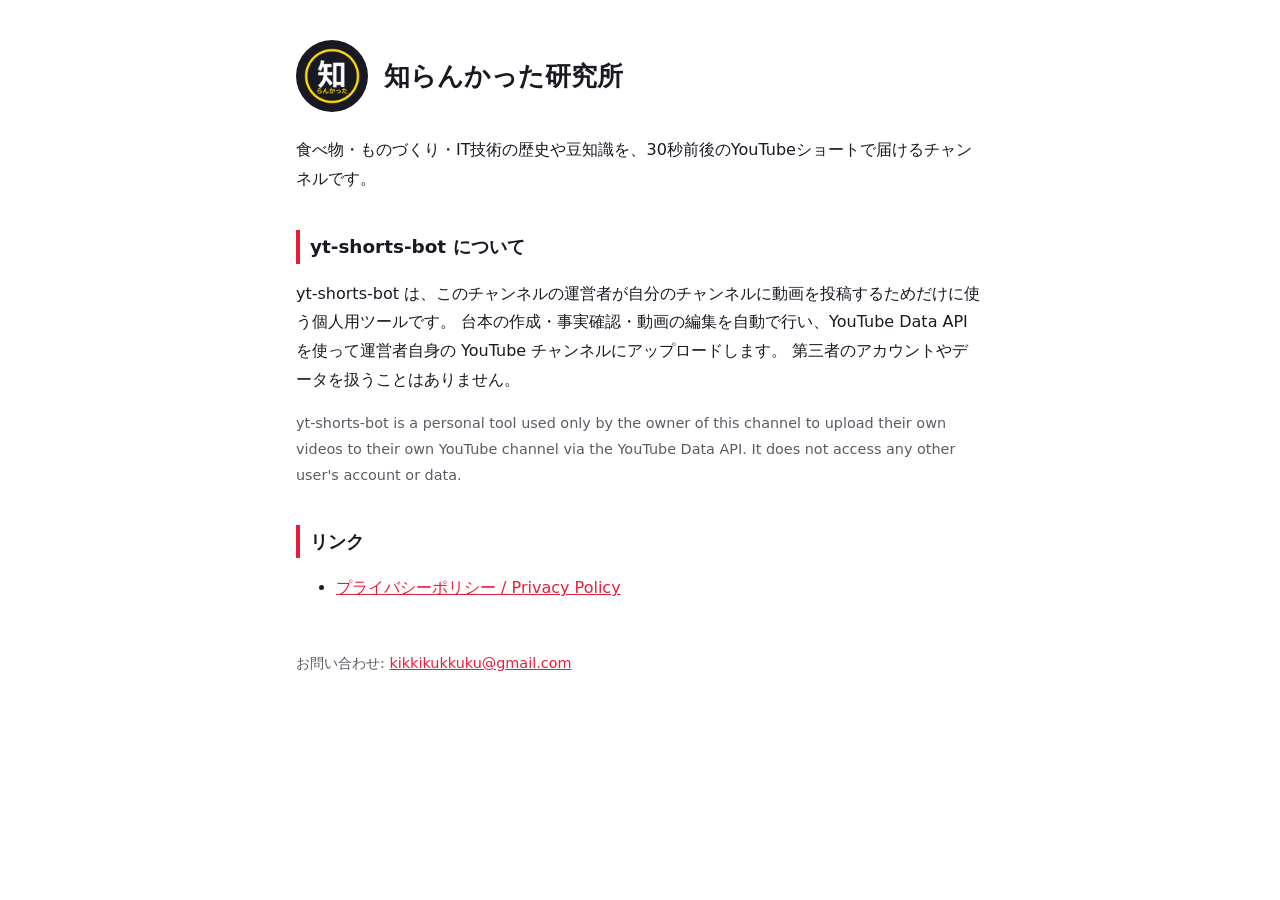
<file: index.html>
<!doctype html>
<html lang="ja">
<head>
<meta charset="utf-8">
<meta name="viewport" content="width=device-width, initial-scale=1">
<title>知らんかった研究所</title>
<meta name="description" content="食べ物・ものづくり・IT技術の「知らんかった」を短く届けるYouTubeショートチャンネル。">
<link rel="icon" href="icon.png">
<link rel="stylesheet" href="style.css">
</head>
<body>
<main>
  <header>
    <img src="icon.png" alt="知らんかった研究所のアイコン">
    <h1>知らんかった研究所</h1>
  </header>
  <p>食べ物・ものづくり・IT技術の歴史や豆知識を、30秒前後のYouTubeショートで届けるチャンネルです。</p>

  <h2>yt-shorts-bot について</h2>
  <p>yt-shorts-bot は、このチャンネルの運営者が自分のチャンネルに動画を投稿するためだけに使う個人用ツールです。
  台本の作成・事実確認・動画の編集を自動で行い、YouTube Data API を使って運営者自身の YouTube チャンネルにアップロードします。
  第三者のアカウントやデータを扱うことはありません。</p>
  <p lang="en" class="muted">yt-shorts-bot is a personal tool used only by the owner of this channel to upload their own videos
  to their own YouTube channel via the YouTube Data API. It does not access any other user's account or data.</p>

  <h2>リンク</h2>
  <ul>
    <li><a href="privacy.html">プライバシーポリシー / Privacy Policy</a></li>
  </ul>

  <footer>お問い合わせ: <a href="mailto:kikkikukkuku@gmail.com">kikkikukkuku@gmail.com</a></footer>
</main>
</body>
</html>
</file>
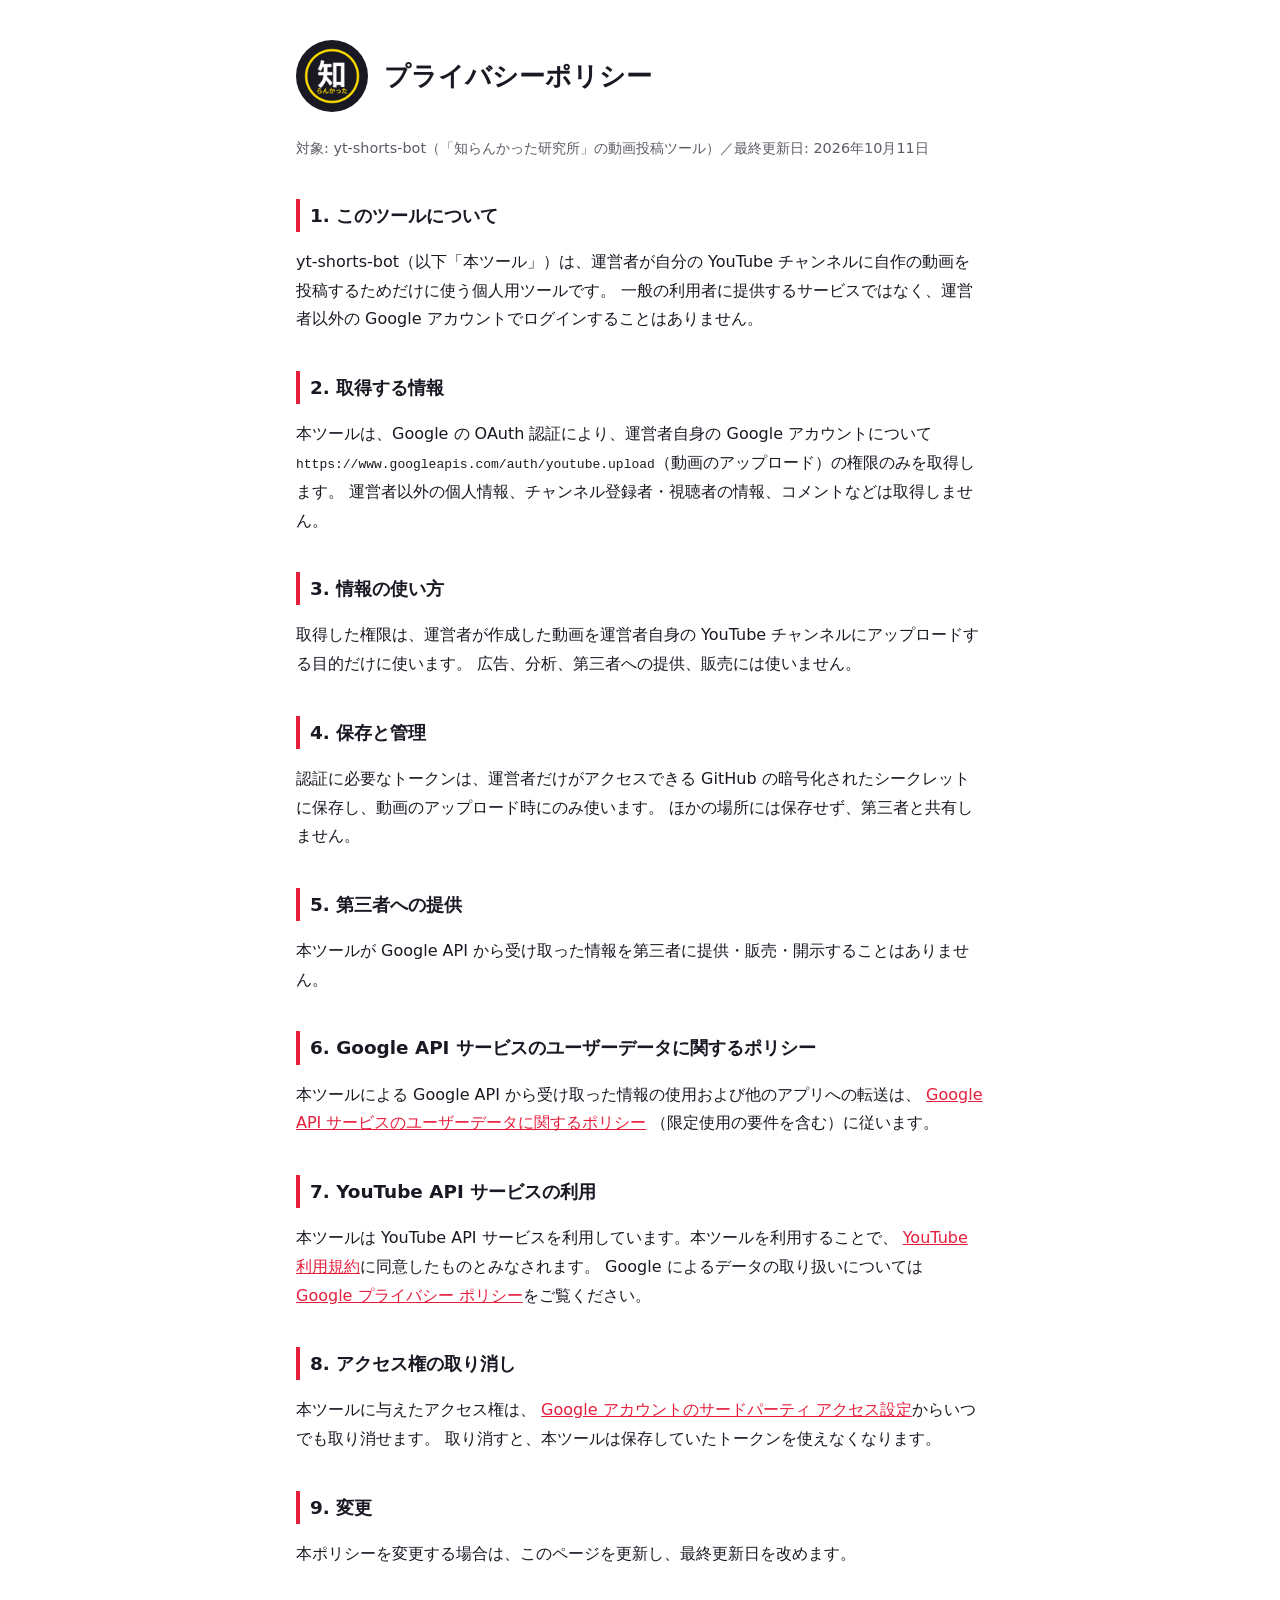
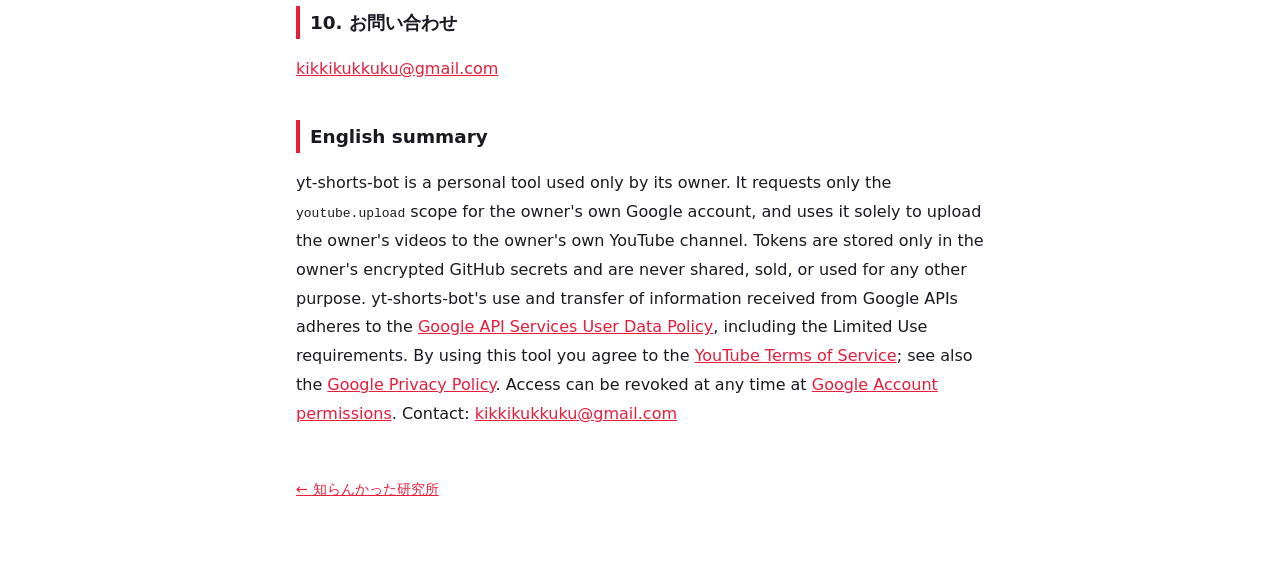
<file: privacy.html>
<!doctype html>
<html lang="ja">
<head>
<meta charset="utf-8">
<meta name="viewport" content="width=device-width, initial-scale=1">
<title>プライバシーポリシー | 知らんかった研究所</title>
<link rel="icon" href="icon.png">
<link rel="stylesheet" href="style.css">
</head>
<body>
<main>
  <header>
    <img src="icon.png" alt="">
    <h1>プライバシーポリシー</h1>
  </header>
  <p class="muted">対象: yt-shorts-bot（「知らんかった研究所」の動画投稿ツール）／最終更新日: 2026年10月11日</p>

  <h2>1. このツールについて</h2>
  <p>yt-shorts-bot（以下「本ツール」）は、運営者が自分の YouTube チャンネルに自作の動画を投稿するためだけに使う個人用ツールです。
  一般の利用者に提供するサービスではなく、運営者以外の Google アカウントでログインすることはありません。</p>

  <h2>2. 取得する情報</h2>
  <p>本ツールは、Google の OAuth 認証により、運営者自身の Google アカウントについて
  <code>https://www.googleapis.com/auth/youtube.upload</code>（動画のアップロード）の権限のみを取得します。
  運営者以外の個人情報、チャンネル登録者・視聴者の情報、コメントなどは取得しません。</p>

  <h2>3. 情報の使い方</h2>
  <p>取得した権限は、運営者が作成した動画を運営者自身の YouTube チャンネルにアップロードする目的だけに使います。
  広告、分析、第三者への提供、販売には使いません。</p>

  <h2>4. 保存と管理</h2>
  <p>認証に必要なトークンは、運営者だけがアクセスできる GitHub の暗号化されたシークレットに保存し、動画のアップロード時にのみ使います。
  ほかの場所には保存せず、第三者と共有しません。</p>

  <h2>5. 第三者への提供</h2>
  <p>本ツールが Google API から受け取った情報を第三者に提供・販売・開示することはありません。</p>

  <h2>6. Google API サービスのユーザーデータに関するポリシー</h2>
  <p>本ツールによる Google API から受け取った情報の使用および他のアプリへの転送は、
  <a href="https://developers.google.com/terms/api-services-user-data-policy">Google API サービスのユーザーデータに関するポリシー</a>
  （限定使用の要件を含む）に従います。</p>

  <h2>7. YouTube API サービスの利用</h2>
  <p>本ツールは YouTube API サービスを利用しています。本ツールを利用することで、
  <a href="https://www.youtube.com/t/terms">YouTube 利用規約</a>に同意したものとみなされます。
  Google によるデータの取り扱いについては <a href="https://policies.google.com/privacy">Google プライバシー ポリシー</a>をご覧ください。</p>

  <h2>8. アクセス権の取り消し</h2>
  <p>本ツールに与えたアクセス権は、
  <a href="https://myaccount.google.com/permissions">Google アカウントのサードパーティ アクセス設定</a>からいつでも取り消せます。
  取り消すと、本ツールは保存していたトークンを使えなくなります。</p>

  <h2>9. 変更</h2>
  <p>本ポリシーを変更する場合は、このページを更新し、最終更新日を改めます。</p>

  <h2>10. お問い合わせ</h2>
  <p><a href="mailto:kikkikukkuku@gmail.com">kikkikukkuku@gmail.com</a></p>

  <h2 lang="en">English summary</h2>
  <p lang="en">yt-shorts-bot is a personal tool used only by its owner. It requests only the
  <code>youtube.upload</code> scope for the owner's own Google account, and uses it solely to upload the owner's videos to the owner's
  own YouTube channel. Tokens are stored only in the owner's encrypted GitHub secrets and are never shared, sold, or used for any other purpose.
  yt-shorts-bot's use and transfer of information received from Google APIs adheres to the
  <a href="https://developers.google.com/terms/api-services-user-data-policy">Google API Services User Data Policy</a>,
  including the Limited Use requirements. By using this tool you agree to the <a href="https://www.youtube.com/t/terms">YouTube Terms of Service</a>;
  see also the <a href="https://policies.google.com/privacy">Google Privacy Policy</a>. Access can be revoked at any time at
  <a href="https://myaccount.google.com/permissions">Google Account permissions</a>.
  Contact: <a href="mailto:kikkikukkuku@gmail.com">kikkikukkuku@gmail.com</a></p>

  <footer><a href="index.html">← 知らんかった研究所</a></footer>
</main>
</body>
</html>
</file>
<file: style.css>
:root { --ink: #191923; --paper: #ffffff; --accent: #e61e3c; --gold: #ffdd00; --muted: #5b5b66; }
@media (prefers-color-scheme: dark) { :root { --ink: #f2f2f5; --paper: #15151d; --muted: #a8a8b3; } }
* { box-sizing: border-box; }
body { margin: 0; background: var(--paper); color: var(--ink);
  font-family: "Hiragino Sans", "Noto Sans JP", system-ui, sans-serif; line-height: 1.8; }
main { max-width: 720px; margin: 0 auto; padding: 40px 16px 64px; }
header { display: flex; align-items: center; gap: 16px; margin-bottom: 24px; }
header img { width: 72px; height: 72px; border-radius: 50%; }
h1 { font-size: 1.6rem; margin: 0; }
h2 { font-size: 1.15rem; margin-top: 2em; border-left: 4px solid var(--accent); padding-left: 10px; }
a { color: var(--accent); }
.muted { color: var(--muted); font-size: .9rem; }
footer { margin-top: 48px; font-size: .9rem; color: var(--muted); }
</file>
